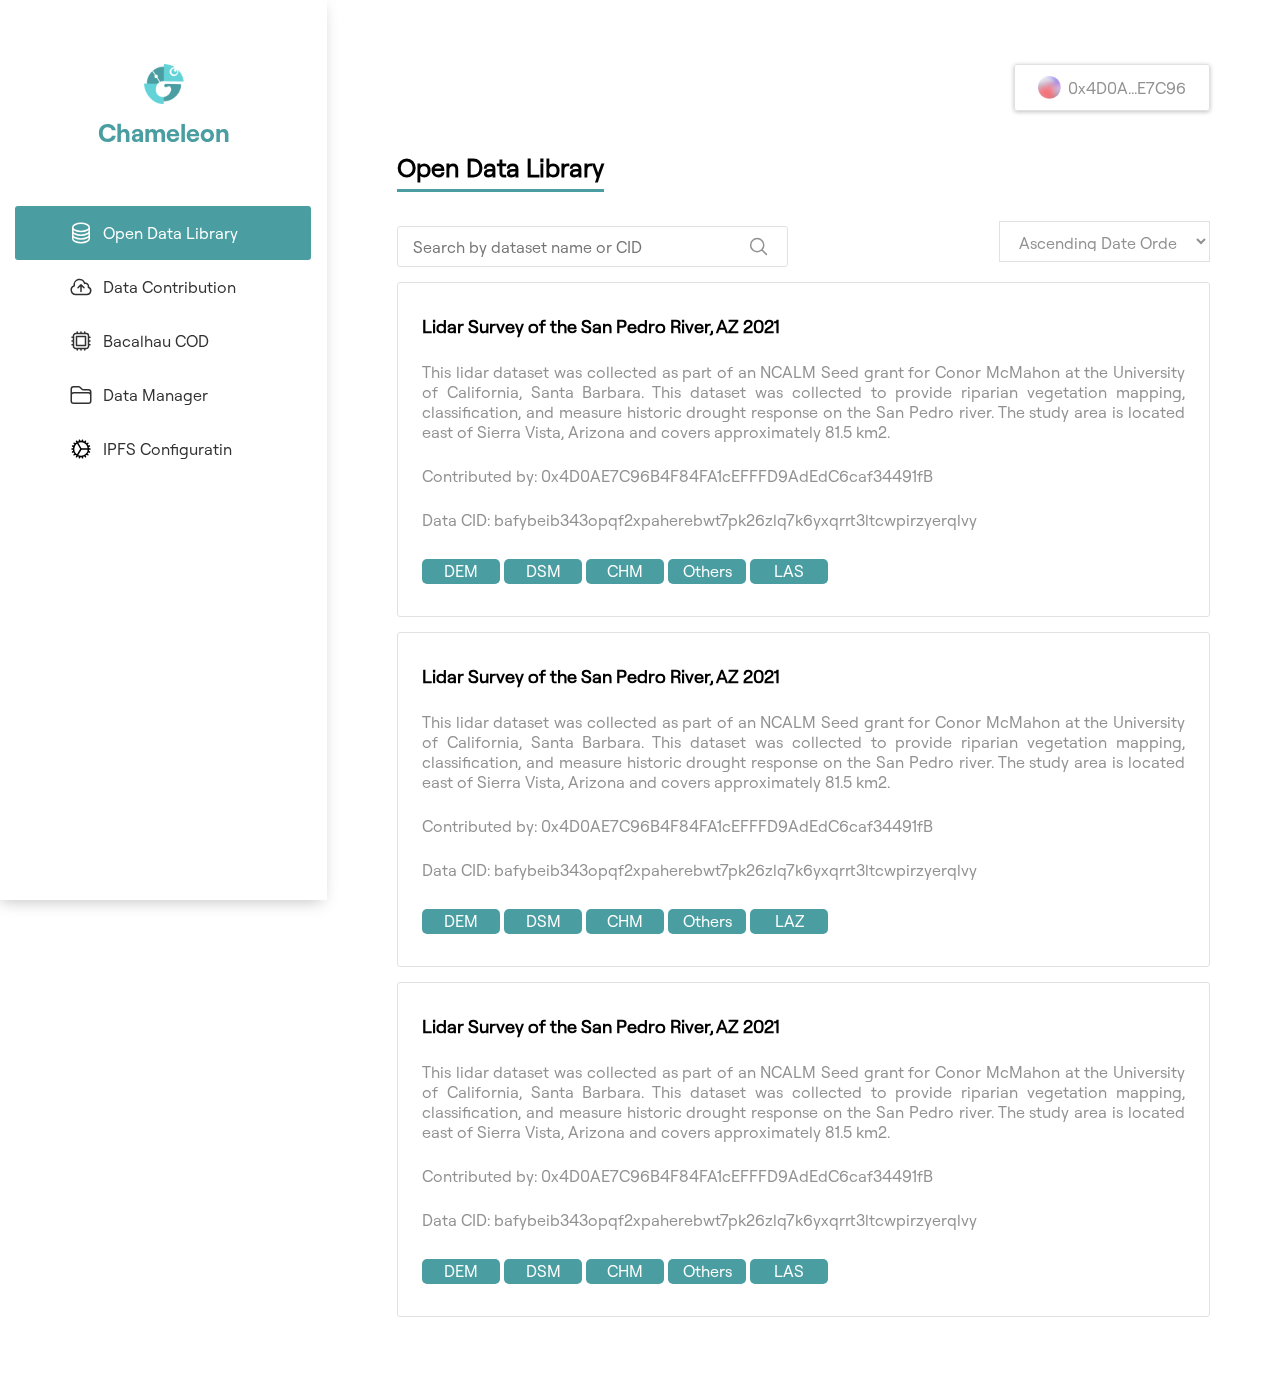
<file: index.html>
<!DOCTYPE html>
<html lang="en">
<head>
    <meta charset="UTF-8">
    <meta http-equiv="X-UA-Compatible" content="IE=edge">
    <meta name="viewport" content="width=device-width, initial-scale=1.0">
    <title>Open Data Library</title>
    <link rel="stylesheet" href="/assets/css/style.css">
</head>
<body>
    <main class="openLibrary">
        <div class="sidebar">
            <div class="logo">
                <img src="/assets/images/logo.png" alt="">
                <h1>Chameleon</h1>
            </div>
            <ul>
                <li class="active"><svg xmlns="http://www.w3.org/2000/svg" width="24" height="24" fill="none" viewBox="0 0 24 24">
                    <path stroke="#313131" stroke-linecap="round" stroke-linejoin="round" stroke-width="1.5" d="M20.25 6.375c0 2.278-3.694 4.125-8.25 4.125S3.75 8.653 3.75 6.375m16.5 0c0-2.278-3.694-4.125-8.25-4.125S3.75 4.097 3.75 6.375m16.5 0v11.25c0 2.278-3.694 4.125-8.25 4.125s-8.25-1.847-8.25-4.125V6.375m16.5 0v3.75m-16.5-3.75v3.75m16.5 0v3.75C20.25 16.153 16.556 18 12 18s-8.25-1.847-8.25-4.125v-3.75m16.5 0c0 2.278-3.694 4.125-8.25 4.125s-8.25-1.847-8.25-4.125"/>
                  </svg>
                  <a href="index.html">Open Data Library</a></li>
                <li>
                    <svg xmlns="http://www.w3.org/2000/svg" width="24" height="24" fill="none" viewBox="0 0 24 24">
                    <path stroke="#313131" stroke-linecap="round" stroke-linejoin="round" stroke-width="1.5" d="M12 16.5V9.75m0 0 3 3m-3-3-3 3M6.75 19.5a4.5 4.5 0 0 1-1.41-8.775 5.25 5.25 0 0 1 10.233-2.33 3 3 0 0 1 3.758 3.848A3.752 3.752 0 0 1 18 19.5H6.75Z"/>
                    </svg><a href="data-contribution.html">Data Contribution</a></li>
                <li><svg xmlns="http://www.w3.org/2000/svg" width="24" height="24" fill="none" viewBox="0 0 24 24">
                    <path stroke="#313131" stroke-linecap="round" stroke-linejoin="round" stroke-width="1.5" d="M8.25 3v1.5M4.5 8.25H3m18 0h-1.5M4.5 12H3m18 0h-1.5m-15 3.75H3m18 0h-1.5M8.25 19.5V21M12 3v1.5m0 15V21m3.75-18v1.5m0 15V21m-9-1.5h10.5a2.25 2.25 0 0 0 2.25-2.25V6.75a2.25 2.25 0 0 0-2.25-2.25H6.75A2.25 2.25 0 0 0 4.5 6.75v10.5a2.25 2.25 0 0 0 2.25 2.25Zm.75-12h9v9h-9v-9Z"/>
                  </svg>
                  <a href="data-individulal-page.html">Bacalhau COD</a></li>
                <li><svg xmlns="http://www.w3.org/2000/svg" width="24" height="24" fill="none" viewBox="0 0 24 24">
                    <path stroke="#313131" stroke-linecap="round" stroke-linejoin="round" stroke-width="1.5" d="M2.25 12.75V12A2.25 2.25 0 0 1 4.5 9.75h15A2.25 2.25 0 0 1 21.75 12v.75m-8.69-6.44-2.12-2.12a1.5 1.5 0 0 0-1.061-.44H4.5A2.25 2.25 0 0 0 2.25 6v12a2.25 2.25 0 0 0 2.25 2.25h15A2.25 2.25 0 0 0 21.75 18V9a2.25 2.25 0 0 0-2.25-2.25h-5.379a1.5 1.5 0 0 1-1.06-.44h-.001Z"/>
                  </svg>
                  <a href="data-manager.html">Data Manager</a></li>
                <li><svg xmlns="http://www.w3.org/2000/svg" width="24" height="24" fill="none" viewBox="0 0 24 24">
                    <path stroke="#000" stroke-linecap="round" stroke-linejoin="round" stroke-width="1.5" d="M4.5 12a7.5 7.5 0 0 0 15 0m-15 0a7.5 7.5 0 1 1 15 0m-15 0H3m16.5 0H21m-1.5 0H12m-8.457 3.077 1.41-.513m14.095-5.13 1.41-.513M5.106 17.785l1.15-.964m11.49-9.642 1.149-.964M7.501 19.795l.75-1.3m7.5-12.99.75-1.3m-6.063 16.658.26-1.477m2.605-14.772.26-1.477m0 17.726-.26-1.477M10.698 4.614l-.26-1.477M16.5 19.794l-.75-1.299M7.5 4.205 12 12m6.894 5.785-1.149-.964M6.256 7.178l-1.15-.964m15.352 8.864-1.41-.513M4.954 9.435l-1.41-.514M12.002 12l-3.75 6.495"/>
                  </svg>
                    <a href="ipfs-configuration.html">IPFS Configuratin</a></li>
            </ul>
        </div>
        <div class="container">
            <div class="hex">
                <img src="/assets/images/hex.png" alt=""> 0x4D0A...E7C96
             </div>
            <h1>Open Data Library</h1>
            <form class="filter">
                <input class="search" type="search" name="" id="" placeholder="Search by dataset name or CID">
                <select name="" id="" class="order">
                    <option value="">Ascending Date Order</option>
                </select>
            </form>
            <div class="divBox">
                <h2>Lidar Survey of the San Pedro River, AZ 2021 </h2>
                <p>This lidar dataset was collected as part of an NCALM Seed grant for Conor McMahon at the University of California, Santa Barbara. This dataset was collected to provide riparian vegetation mapping, classification, and measure historic drought response on the San Pedro river. The study area is located east of Sierra Vista, Arizona and covers approximately 81.5 km2.</p>
                <p>Contributed by: 0x4D0AE7C96B4F84FA1cEFFFD9AdEdC6caf34491fB</p>
                <p>Data CID: bafybeib343opqf2xpaherebwt7pk26zlq7k6yxqrrt3ltcwpirzyerqlvy</p>
                <div class="buttonGroup">
                    <a href="" class="button">DEM</a>
                    <a href="" class="button">DSM</a>
                    <a href="" class="button">CHM</a>
                    <a href="" class="button">Others</a>
                    <a href="" class="button">LAS</a>
                </div>
            </div>
            <div class="divBox">
                <h2>Lidar Survey of the San Pedro River, AZ 2021 </h2>
                <p>This lidar dataset was collected as part of an NCALM Seed grant for Conor McMahon at the University of California, Santa Barbara. This dataset was collected to provide riparian vegetation mapping, classification, and measure historic drought response on the San Pedro river. The study area is located east of Sierra Vista, Arizona and covers approximately 81.5 km2.</p>
                <p>Contributed by: 0x4D0AE7C96B4F84FA1cEFFFD9AdEdC6caf34491fB</p>
                <p>Data CID: bafybeib343opqf2xpaherebwt7pk26zlq7k6yxqrrt3ltcwpirzyerqlvy</p>
                <div class="button">
                    <a href="">DEM</a>
                    <a href="">DSM</a>
                    <a href="">CHM</a>
                    <a href="">Others</a>
                    <a href="">LAZ</a>
                </div>
            </div>
            <div class="divBox">
                <h2>Lidar Survey of the San Pedro River, AZ 2021 </h2>
                <p>This lidar dataset was collected as part of an NCALM Seed grant for Conor McMahon at the University of California, Santa Barbara. This dataset was collected to provide riparian vegetation mapping, classification, and measure historic drought response on the San Pedro river. The study area is located east of Sierra Vista, Arizona and covers approximately 81.5 km2.</p>
                <p>Contributed by: 0x4D0AE7C96B4F84FA1cEFFFD9AdEdC6caf34491fB</p>
                <p>Data CID: bafybeib343opqf2xpaherebwt7pk26zlq7k6yxqrrt3ltcwpirzyerqlvy</p>
                <div class="button">
                    <a href="">DEM</a>
                    <a href="">DSM</a>
                    <a href="">CHM</a>
                    <a href="">Others</a>
                    <a href="">LAS</a>
                </div>
            </div>
        </div>
    </main>
</body>
</html>
</file>
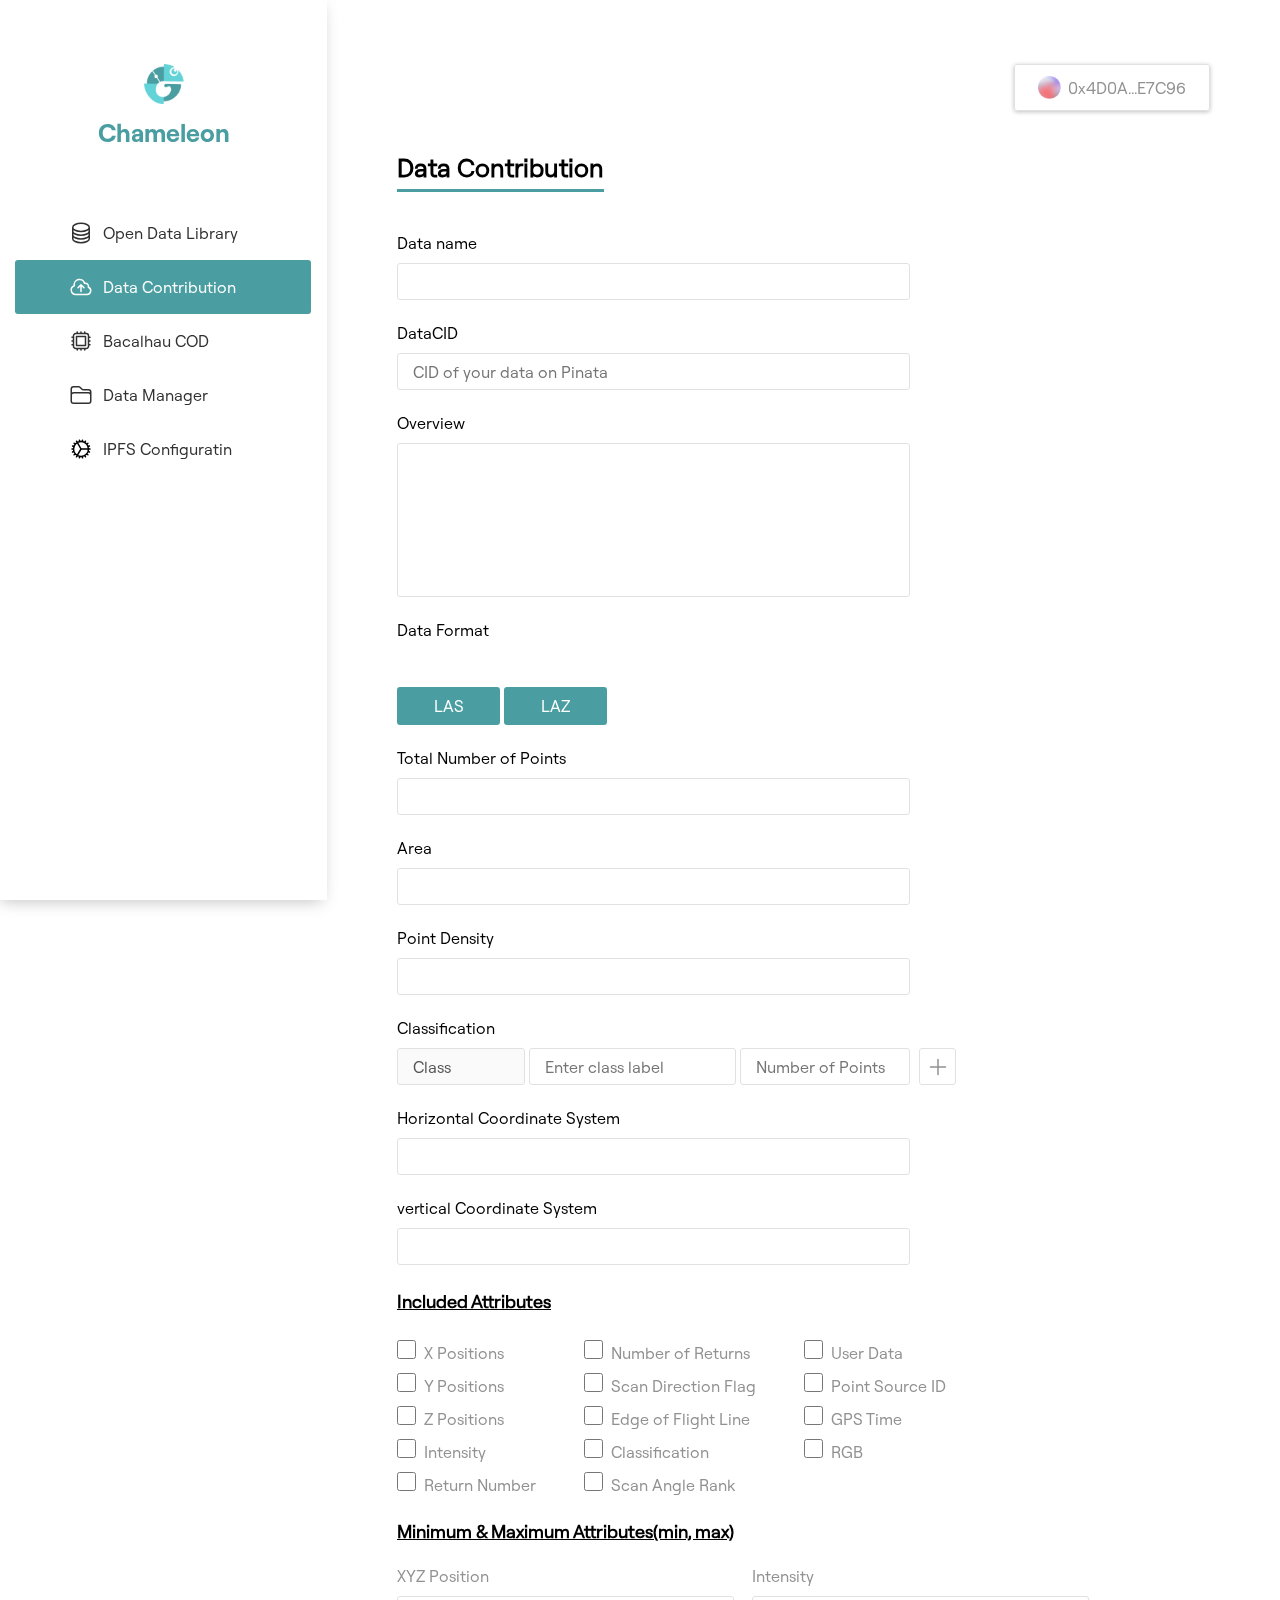
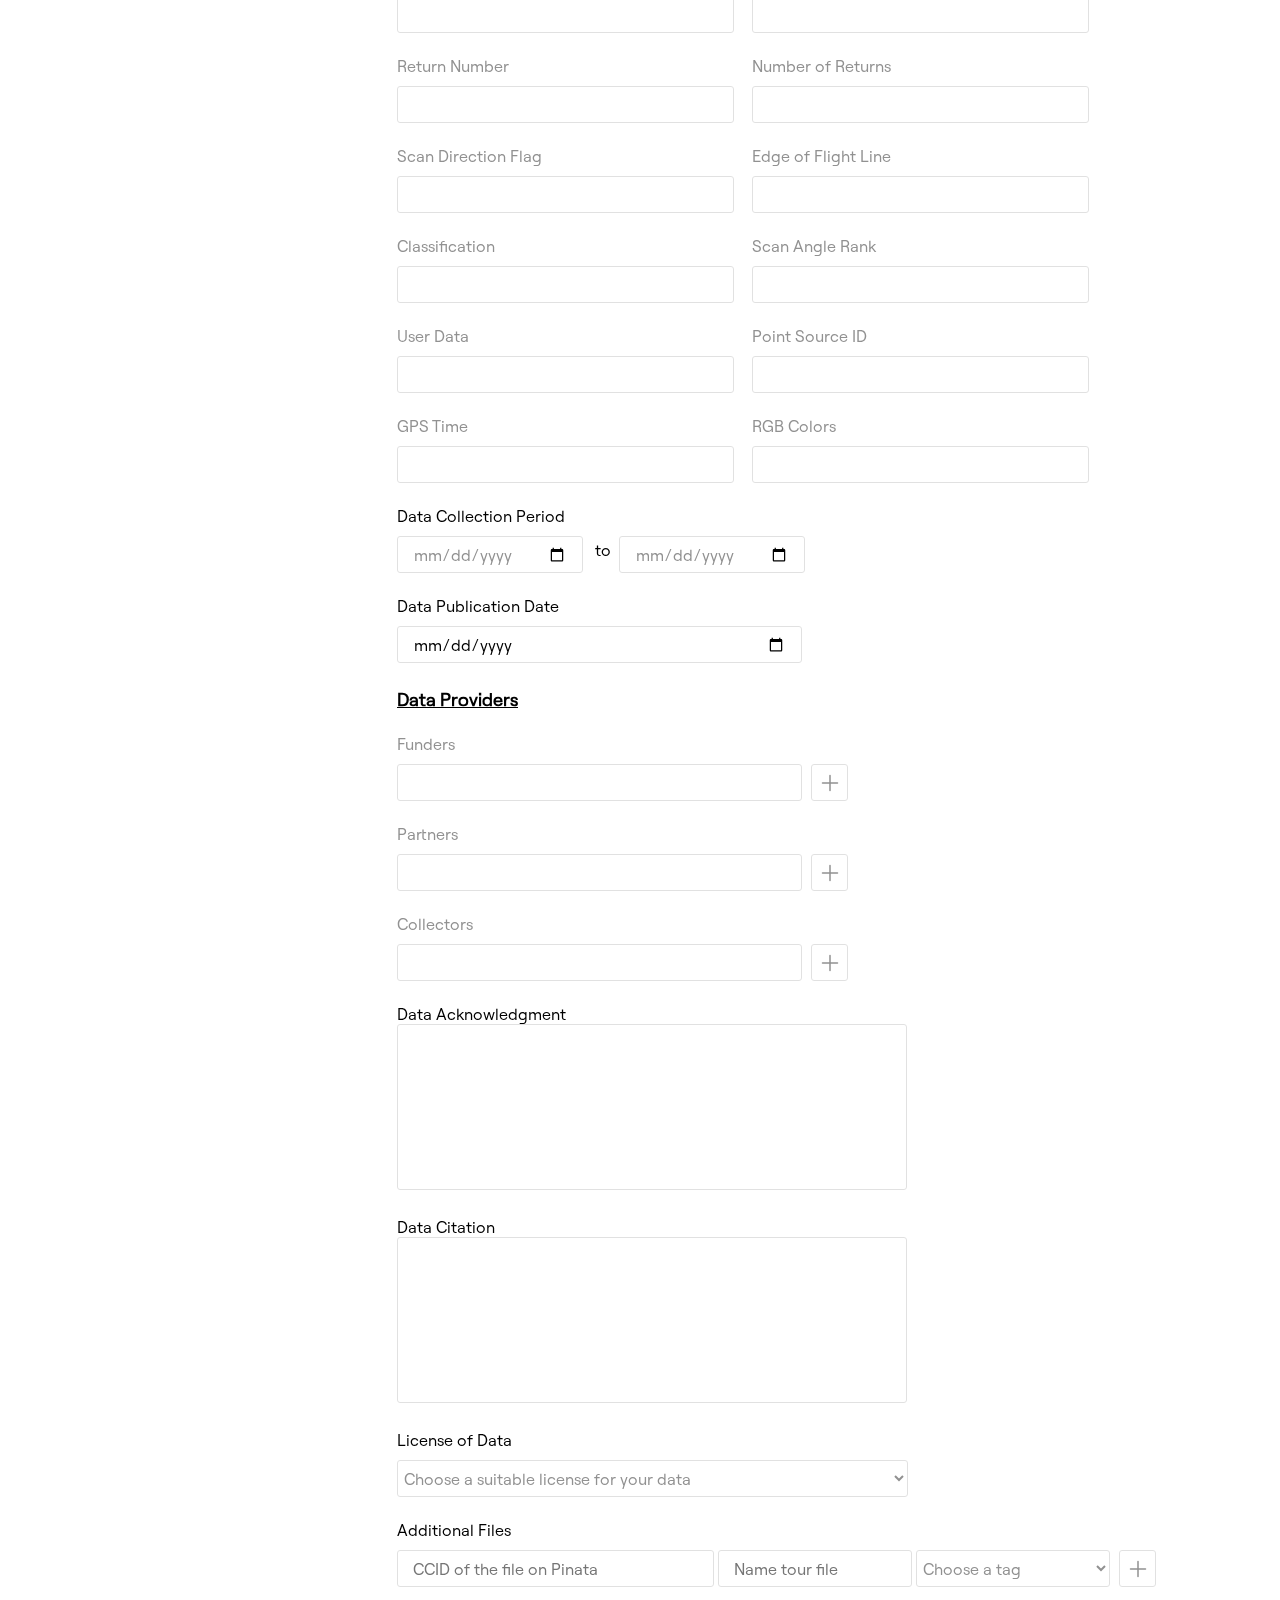
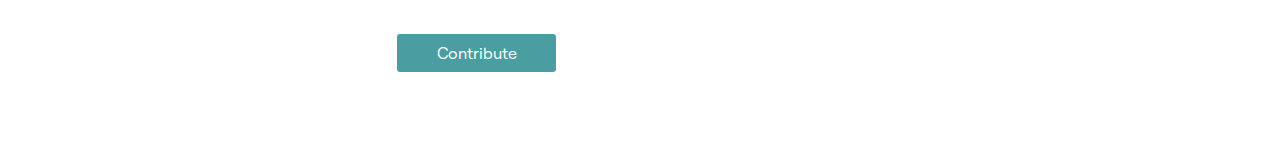
<file: data-contribution.html>
<!DOCTYPE html>
<html lang="en">
<head>
    <meta charset="UTF-8">
    <meta http-equiv="X-UA-Compatible" content="IE=edge">
    <meta name="viewport" content="width=device-width, initial-scale=1.0">
    <title>Data Contribution</title>
    <link rel="stylesheet" href="/assets/css/style.css">
</head>
<body>
    <main class="grid">
        <div class="sidebar">
            <div class="logo">
                <img src="/assets/images/logo.png" alt="">
                <h1>Chameleon</h1>
            </div>
            <ul>
                <li><svg xmlns="http://www.w3.org/2000/svg" width="24" height="24" fill="none" viewBox="0 0 24 24">
                    <path stroke="#313131" stroke-linecap="round" stroke-linejoin="round" stroke-width="1.5" d="M20.25 6.375c0 2.278-3.694 4.125-8.25 4.125S3.75 8.653 3.75 6.375m16.5 0c0-2.278-3.694-4.125-8.25-4.125S3.75 4.097 3.75 6.375m16.5 0v11.25c0 2.278-3.694 4.125-8.25 4.125s-8.25-1.847-8.25-4.125V6.375m16.5 0v3.75m-16.5-3.75v3.75m16.5 0v3.75C20.25 16.153 16.556 18 12 18s-8.25-1.847-8.25-4.125v-3.75m16.5 0c0 2.278-3.694 4.125-8.25 4.125s-8.25-1.847-8.25-4.125"/>
                  </svg>
                  <a href="index.html">Open Data Library</a></li>
                <li class="active">
                    <svg xmlns="http://www.w3.org/2000/svg" width="24" height="24" fill="none" viewBox="0 0 24 24">
                    <path stroke="#313131" stroke-linecap="round" stroke-linejoin="round" stroke-width="1.5" d="M12 16.5V9.75m0 0 3 3m-3-3-3 3M6.75 19.5a4.5 4.5 0 0 1-1.41-8.775 5.25 5.25 0 0 1 10.233-2.33 3 3 0 0 1 3.758 3.848A3.752 3.752 0 0 1 18 19.5H6.75Z"/>
                    </svg><a href="data-contribution.html">Data Contribution</a></li>
                <li><svg xmlns="http://www.w3.org/2000/svg" width="24" height="24" fill="none" viewBox="0 0 24 24">
                    <path stroke="#313131" stroke-linecap="round" stroke-linejoin="round" stroke-width="1.5" d="M8.25 3v1.5M4.5 8.25H3m18 0h-1.5M4.5 12H3m18 0h-1.5m-15 3.75H3m18 0h-1.5M8.25 19.5V21M12 3v1.5m0 15V21m3.75-18v1.5m0 15V21m-9-1.5h10.5a2.25 2.25 0 0 0 2.25-2.25V6.75a2.25 2.25 0 0 0-2.25-2.25H6.75A2.25 2.25 0 0 0 4.5 6.75v10.5a2.25 2.25 0 0 0 2.25 2.25Zm.75-12h9v9h-9v-9Z"/>
                  </svg>
                  <a href="data-individulal-page.html">Bacalhau COD</a></li>
                <li><svg xmlns="http://www.w3.org/2000/svg" width="24" height="24" fill="none" viewBox="0 0 24 24">
                    <path stroke="#313131" stroke-linecap="round" stroke-linejoin="round" stroke-width="1.5" d="M2.25 12.75V12A2.25 2.25 0 0 1 4.5 9.75h15A2.25 2.25 0 0 1 21.75 12v.75m-8.69-6.44-2.12-2.12a1.5 1.5 0 0 0-1.061-.44H4.5A2.25 2.25 0 0 0 2.25 6v12a2.25 2.25 0 0 0 2.25 2.25h15A2.25 2.25 0 0 0 21.75 18V9a2.25 2.25 0 0 0-2.25-2.25h-5.379a1.5 1.5 0 0 1-1.06-.44h-.001Z"/>
                  </svg>
                  <a href="data-manager.html">Data Manager</a></li>
                <li><svg xmlns="http://www.w3.org/2000/svg" width="24" height="24" fill="none" viewBox="0 0 24 24">
                    <path stroke="#000" stroke-linecap="round" stroke-linejoin="round" stroke-width="1.5" d="M4.5 12a7.5 7.5 0 0 0 15 0m-15 0a7.5 7.5 0 1 1 15 0m-15 0H3m16.5 0H21m-1.5 0H12m-8.457 3.077 1.41-.513m14.095-5.13 1.41-.513M5.106 17.785l1.15-.964m11.49-9.642 1.149-.964M7.501 19.795l.75-1.3m7.5-12.99.75-1.3m-6.063 16.658.26-1.477m2.605-14.772.26-1.477m0 17.726-.26-1.477M10.698 4.614l-.26-1.477M16.5 19.794l-.75-1.299M7.5 4.205 12 12m6.894 5.785-1.149-.964M6.256 7.178l-1.15-.964m15.352 8.864-1.41-.513M4.954 9.435l-1.41-.514M12.002 12l-3.75 6.495"/>
                  </svg>
                    <a href="ipfs-configuration.html">IPFS Configuratin</a></li>
            </ul>
        </div>
        <div class="container">
            <div class="hex">
                <img src="/assets/images/hex.png" alt=""> 0x4D0A...E7C96
             </div>
            <h1>Data Contribution</h1>
            <form action="">
                <label for="dataName">Data name</label>
                <input type="text" name="" id="dataName">
                
                <label for="dataCid">DataCID</label>
                <input type="text" name="dataCid" id="dataCid" placeholder="CID of your data on Pinata">
                
                <label for="overview">Overview</label>
                <input type="text" name="overview" id="overview" class="large">

                <label for="dataFormat">Data Format</label>
                <button class="submit">LAS</button> <button class="submit">LAZ</button>
                <br>

                <label for="totalNumber">Total Number of Points</label>
                <input type="text" name="totalNumber" id="totalNumber">

                <label for="area">Area</label>
                <input type="text" name="area" id="area">

                <label for="pointDensity">Point Density</label>
                <input type="text" name="pointDensity" id="pointDensity">
                
                <label for="classification">Classification</label>
                <div class="inline">
                    <input type="text" name="classification" id="classification" value="Class" disabled class="short"> 
                    <input type="text" name="label" id="" placeholder="Enter class label" class="long"> 
                    <input  type="text" name="number" placeholder="Number of Points" class="medium"> 
                    <a href="" class="box"><img src="/assets/images/add.svg" alt="">
                      </a>
                </div>
               
               
                
                <label for="xCoordinate">Horizontal Coordinate System</label>
                <input type="text" name="xCoordinate" id="xCoordinate">

                <label for="yCoordinate">vertical Coordinate System</label>
                <input type="text" name="yCoordinate" id="yCoordinate">

                <h2>Included Attributes</h2>
                <div class="checkboxCont">
                    <ul class="checkbox">
                        <li>
                            <input type="checkbox" name="" id="">
                            <label for="">X Positions</label>
                        </li>
                        <li>
                            <input type="checkbox" name="" id="">
                            <label for="">Y Positions</label>
                        </li>
                        <li>
                            <input type="checkbox" name="" id="">
                            <label for="">Z Positions</label>
                        </li>
                        <li>
                            <input type="checkbox" name="" id="">
                            <label for="">Intensity</label>
                        </li>
                        <li>
                            <input type="checkbox" name="" id="">
                            <label for="">Return Number</label>
                        </li>
                        
                    </ul>
                    <ul class="checkbox">
                        <li>
                            <input type="checkbox" name="" id="">
                            <label for="">Number of Returns</label>
                        </li>
                        <li>
                            <input type="checkbox" name="" id="">
                            <label for="">Scan Direction Flag</label>
                        </li>
                        <li>
                            <input type="checkbox" name="" id="">
                            <label for="">Edge of Flight Line</label>
                        </li>
                        <li>
                            <input type="checkbox" name="" id="">
                            <label for="">Classification</label>
                        </li>
                        <li>
                            <input type="checkbox" name="" id="">
                            <label for="">Scan Angle Rank</label>
                        </li>
                        
                    </ul>
                    <ul class="checkbox">
                        <li>
                            <input type="checkbox" name="" id="">
                            <label for="">User Data</label>
                        </li>
                        <li>
                            <input type="checkbox" name="" id="">
                            <label for="">Point Source ID</label>
                        </li>
                        <li>
                            <input type="checkbox" name="" id="">
                            <label for="">GPS Time</label>
                        </li>
                        <li>
                            <input type="checkbox" name="" id="">
                            <label for="">RGB</label>
                        </li>    
                    </ul>
                </div>
               <h2>Minimum & Maximum Attributes(min, max)</h2>
               <div class="formGrid">
                <div class="left">
                    <label for="">XYZ Position</label>
                    <input type="text" name="" id="" class="half">
                    <label for="">Return Number</label>
                    <input type="text" name="" id="" class="half">
                    <label for="">Scan Direction Flag</label>
                    <input type="text" name="" id="" class="half">
                    <label for="">Classification</label>
                    <input type="text" name="" id="" class="half">
                    <label for="">User Data</label>
                    <input type="text" name="" id="" class="half">
                    <label for="">GPS Time</label>
                    <input type="text" name="" id="" class="half">
                </div>
                <div class="right">
                    <label for="">Intensity</label>
                    <input type="text" name="" id="" class="half">
                    <label for="">Number of Returns</label>
                    <input type="text" name="" id="" class="half">
                    <label for="">Edge of Flight Line</label>
                    <input type="text" name="" id="" class="half">
                    <label for="">Scan Angle Rank</label>
                    <input type="text" name="" id="" class="half">
                    <label for="">Point Source ID</label>
                    <input type="text" name="" id="" class="half">
                    <label for="">RGB Colors</label>
                    <input type="text" name="" id="" class="half">
                </div>
               </div>

               <label for="dataPeriod">Data Collection Period</label>
               <div class="inline">
                <input type="date" name="" id="" class="date" > <span>to</span>  <input type="date" name="" id="" class="date">
               </div>
               

               <label for="publicationDate">Data Publication Date</label>
               <input type="date" name="" id="" class="pub">

               <h2>Data Providers</h2>
               <div class="provider">
                <div class="inline"></div>
                <label for="funders">Funders</label>
                <div class="inline">
                    <input type="text" name="" id="funders" class="pub">  <a href="" class="box"><img src="/assets/images/add.svg" alt="">
                    </a>
                </div>
                <label for="partner">Partners</label>
                <div class="inline">
                    <input type="text" name="" id="funders" class="pub">  <a href="" class="box"><img src="/assets/images/add.svg" alt="">
                    </a>
                </div>

                <label for="collector">Collectors</label>
                <div class="inline">
                    <input type="text" name="" id="funders" class="pub">  <a href="" class="box"><img src="/assets/images/add.svg" alt="">
                    </a>
                </div>
               </div>

               <label for="ack">Data Acknowledgment</label>
               <textarea name="" id="ack" ></textarea>

               <label for="citation">Data Citation</label>
               <textarea name="" id="citation" ></textarea>

               <label for="license">License of Data</label>
                <select name="license" id="licecnse" class="dropdown">
                    <option value="">Choose a suitable license for your data</option>
                   
                </select>
               
                <label for="add">Additional Files</label>
                <div class="inline">
                    <input class="cid" type="text" name="" id="" placeholder="CCID of the file on Pinata" > 
                    <input class="filename" type="text" name="label" id="" placeholder="Name tour file" > 
                    <select name="license" id="licecnse" class="dropdown filename">
                        <option value="">Choose a tag</option> 
                    </select> 
                    <a href="" class="box"><img src="/assets/images/add.svg" alt="">
                    </a>
                </div>
                <button type="submit" class="submit longButt">Contribute</button>
            </form>
        </div>
    </main>
</body>
</html>
</file>
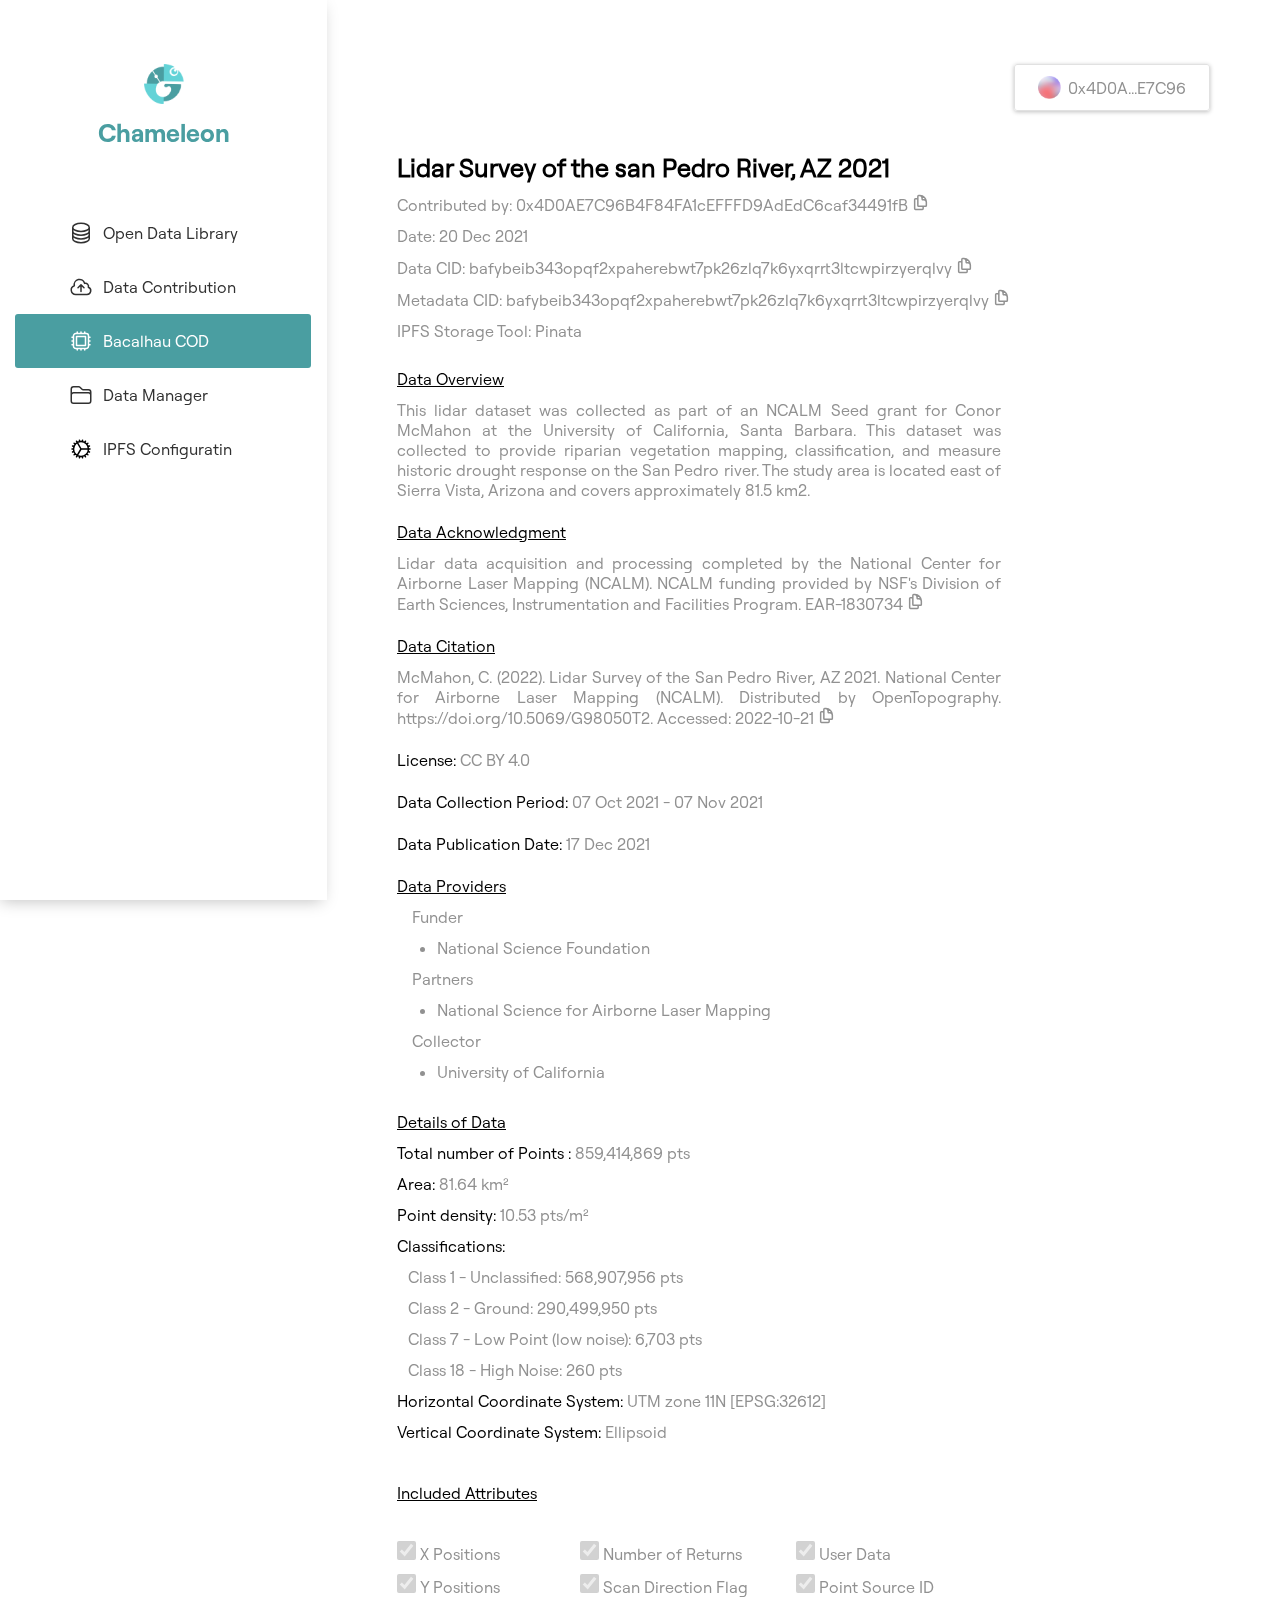
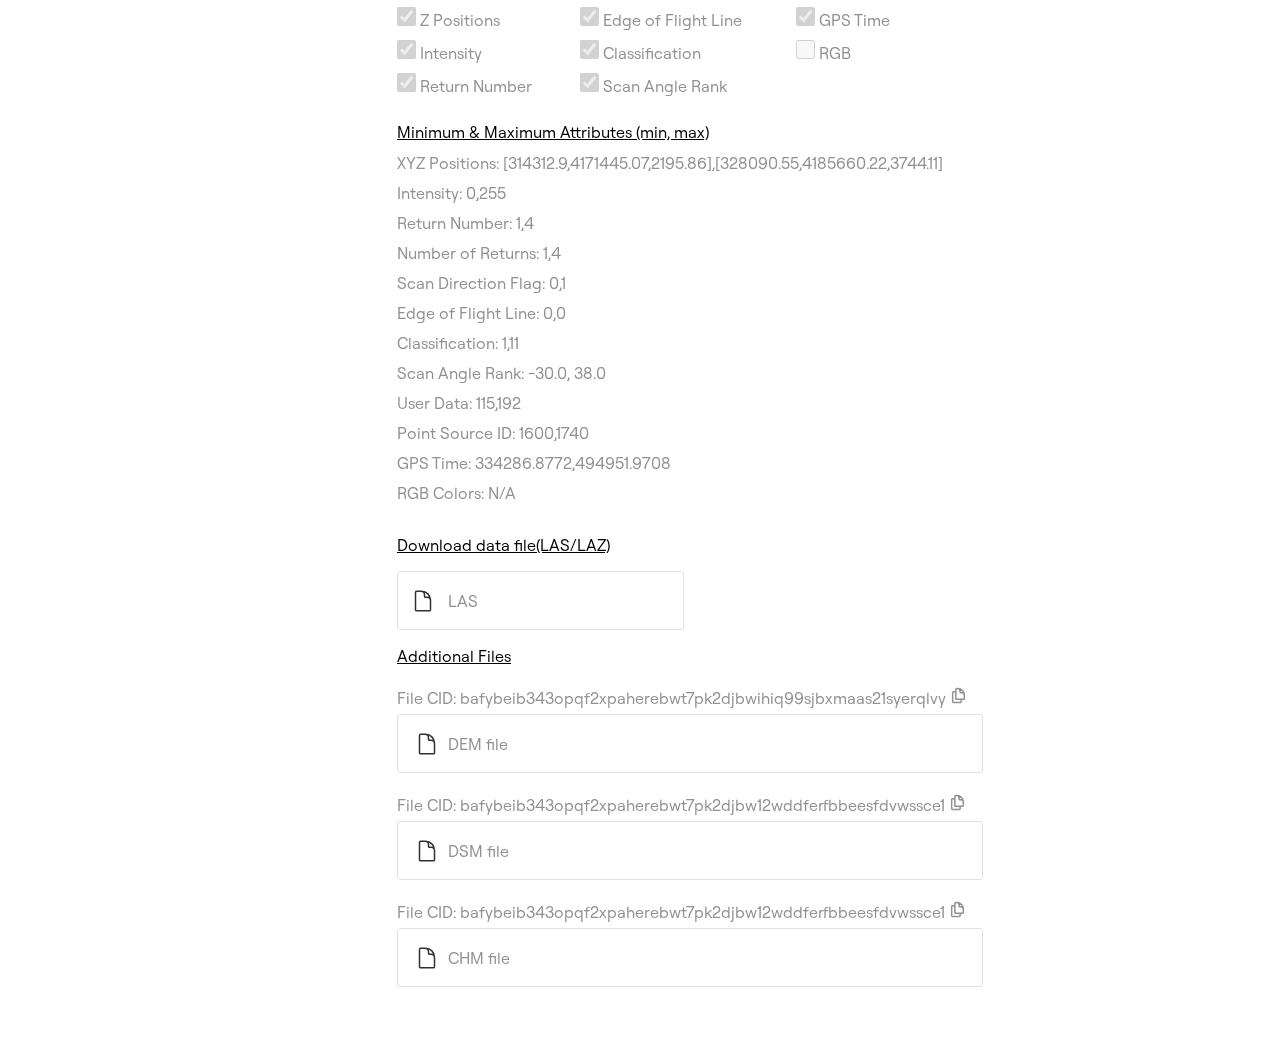
<file: data-individulal-page.html>
<!DOCTYPE html>
<html lang="en">
<head>
    <meta charset="UTF-8">
    <meta http-equiv="X-UA-Compatible" content="IE=edge">
    <meta name="viewport" content="width=device-width, initial-scale=1.0">
    <title>Data individual page</title>
    <link rel="stylesheet" href="/assets/css/style.css">
</head>
<body>
    <main class="individual">
        <div class="sidebar">
            <div class="logo">
                <img src="/assets/images/logo.png" alt="">
                <h1>Chameleon</h1>
            </div>
            <ul>
                <li><svg xmlns="http://www.w3.org/2000/svg" width="24" height="24" fill="none" viewBox="0 0 24 24">
                    <path stroke="#313131" stroke-linecap="round" stroke-linejoin="round" stroke-width="1.5" d="M20.25 6.375c0 2.278-3.694 4.125-8.25 4.125S3.75 8.653 3.75 6.375m16.5 0c0-2.278-3.694-4.125-8.25-4.125S3.75 4.097 3.75 6.375m16.5 0v11.25c0 2.278-3.694 4.125-8.25 4.125s-8.25-1.847-8.25-4.125V6.375m16.5 0v3.75m-16.5-3.75v3.75m16.5 0v3.75C20.25 16.153 16.556 18 12 18s-8.25-1.847-8.25-4.125v-3.75m16.5 0c0 2.278-3.694 4.125-8.25 4.125s-8.25-1.847-8.25-4.125"/>
                  </svg>
                  <a href="index.html">Open Data Library</a></li>
                <li>
                    <svg xmlns="http://www.w3.org/2000/svg" width="24" height="24" fill="none" viewBox="0 0 24 24">
                    <path stroke="#313131" stroke-linecap="round" stroke-linejoin="round" stroke-width="1.5" d="M12 16.5V9.75m0 0 3 3m-3-3-3 3M6.75 19.5a4.5 4.5 0 0 1-1.41-8.775 5.25 5.25 0 0 1 10.233-2.33 3 3 0 0 1 3.758 3.848A3.752 3.752 0 0 1 18 19.5H6.75Z"/>
                    </svg><a href="data-contribution.html">Data Contribution</a></li>
                <li class="active"><svg xmlns="http://www.w3.org/2000/svg" width="24" height="24" fill="none" viewBox="0 0 24 24">
                    <path stroke="#313131" stroke-linecap="round" stroke-linejoin="round" stroke-width="1.5" d="M8.25 3v1.5M4.5 8.25H3m18 0h-1.5M4.5 12H3m18 0h-1.5m-15 3.75H3m18 0h-1.5M8.25 19.5V21M12 3v1.5m0 15V21m3.75-18v1.5m0 15V21m-9-1.5h10.5a2.25 2.25 0 0 0 2.25-2.25V6.75a2.25 2.25 0 0 0-2.25-2.25H6.75A2.25 2.25 0 0 0 4.5 6.75v10.5a2.25 2.25 0 0 0 2.25 2.25Zm.75-12h9v9h-9v-9Z"/>
                  </svg>
                  <a href="data-individulal-page.html">Bacalhau COD</a></li>
                <li><svg xmlns="http://www.w3.org/2000/svg" width="24" height="24" fill="none" viewBox="0 0 24 24">
                    <path stroke="#313131" stroke-linecap="round" stroke-linejoin="round" stroke-width="1.5" d="M2.25 12.75V12A2.25 2.25 0 0 1 4.5 9.75h15A2.25 2.25 0 0 1 21.75 12v.75m-8.69-6.44-2.12-2.12a1.5 1.5 0 0 0-1.061-.44H4.5A2.25 2.25 0 0 0 2.25 6v12a2.25 2.25 0 0 0 2.25 2.25h15A2.25 2.25 0 0 0 21.75 18V9a2.25 2.25 0 0 0-2.25-2.25h-5.379a1.5 1.5 0 0 1-1.06-.44h-.001Z"/>
                  </svg>
                  <a href="data-manager.html">Data Manager</a></li>
                <li><svg xmlns="http://www.w3.org/2000/svg" width="24" height="24" fill="none" viewBox="0 0 24 24">
                    <path stroke="#000" stroke-linecap="round" stroke-linejoin="round" stroke-width="1.5" d="M4.5 12a7.5 7.5 0 0 0 15 0m-15 0a7.5 7.5 0 1 1 15 0m-15 0H3m16.5 0H21m-1.5 0H12m-8.457 3.077 1.41-.513m14.095-5.13 1.41-.513M5.106 17.785l1.15-.964m11.49-9.642 1.149-.964M7.501 19.795l.75-1.3m7.5-12.99.75-1.3m-6.063 16.658.26-1.477m2.605-14.772.26-1.477m0 17.726-.26-1.477M10.698 4.614l-.26-1.477M16.5 19.794l-.75-1.299M7.5 4.205 12 12m6.894 5.785-1.149-.964M6.256 7.178l-1.15-.964m15.352 8.864-1.41-.513M4.954 9.435l-1.41-.514M12.002 12l-3.75 6.495"/>
                  </svg>
                    <a href="ipfs-configuration.html">IPFS Configuratin</a></li>
            </ul>
        </div>
        <div class="container">
            <div class="hex">
                <img src="/assets/images/hex.png" alt=""> 0x4D0A...E7C96
             </div>
            <div class="top">
                <h1>Lidar Survey of the san Pedro River, AZ 2021</h1>
                <p class="copy">Contributed by: 0x4D0AE7C96B4F84FA1cEFFFD9AdEdC6caf34491fB <img src="/assets/images/copy.svg" alt=""></p>
                <p>Date: 20 Dec 2021</p>
                <p class="copy">Data CID: bafybeib343opqf2xpaherebwt7pk26zlq7k6yxqrrt3ltcwpirzyerqlvy <img src="/assets/images/copy.svg" alt=""></p>
                <p class="copy">Metadata CID: bafybeib343opqf2xpaherebwt7pk26zlq7k6yxqrrt3ltcwpirzyerqlvy <img src="/assets/images/copy.svg" alt=""></p>
                <p>IPFS Storage Tool: Pinata</p>
            </div>
           <div class="data">
            <h2>Data Overview</h2>
            <p>This lidar dataset was collected as part of an NCALM Seed grant for Conor McMahon at the University of California, Santa Barbara. This dataset was collected to provide riparian vegetation mapping, classification, and measure historic drought response on the San Pedro river. The study area is located east of Sierra Vista, Arizona and covers approximately 81.5 km2.</p>

            <h2>Data Acknowledgment</h2>
            <p>Lidar data acquisition and processing completed by the National Center for Airborne Laser Mapping (NCALM). NCALM funding provided by NSF's Division of Earth Sciences, Instrumentation and Facilities Program. EAR-1830734 <img src="/assets/images/copy.svg" alt=""></p>

            <h2>Data Citation</h2>
            <p>McMahon, C. (2022). Lidar Survey of the San Pedro River, AZ 2021. National Center for Airborne Laser Mapping (NCALM). Distributed by OpenTopography. https://doi.org/10.5069/G98050T2. Accessed: 2022-10-21
                <img src="/assets/images/copy.svg" alt=""></p>

            <p><span>License:</span> CC BY 4.0</p>
            <p><span>Data Collection Period:</span> 07 Oct 2021 - 07 Nov 2021</p>
            <p><span>Data Publication Date:</span> 17 Dec 2021</p>
            <h2>Data Providers</h2>
            <div class="list">
               
                Funder
                <ul><li>National Science Foundation</li></ul>
                Partners
                <ul><li>National Science for Airborne Laser Mapping</li></ul>
                Collector
                <ul><li>University of California</li></ul>
            </div>
            
           </div>

            <div class="details">
                <h2>Details of Data</h2>
                <p>Total number of Points : <span>859,414,869 pts</span></p>
                <p>Area: <span>81.64 km²</span> </p>
                <p>Point density: <span> 10.53 pts/m²</span></p>
                <p>Classifications: <ul>
                    <li>Class 1 - Unclassified: 568,907,956 pts</li>
                    <li>Class 2 - Ground: 290,499,950 pts</li>
                    <li>Class 7 - Low Point (low noise): 6,703 pts</li>
                    <li>Class 18 - High Noise: 260 pts</li>
                </ul></p>
                <p>Horizontal Coordinate System: <span> UTM zone 11N [EPSG:32612]</span></p>
                <p>Vertical Coordinate System: <span> Ellipsoid</span></p>
            </div>
            <div class="attribute">
                <h2>Included Attributes</h2>
                <div class="checkboxCont">
                    <ul class="checkbox">
                        <li>
                            <input disabled checked type="checkbox" name="" id="">
                            <label for="">X Positions</label>
                        </li>
                        <li>
                            <input disabled checked type="checkbox" name="" id="">
                            <label for="">Y Positions</label>
                        </li>
                        <li>
                            <input disabled checked type="checkbox" name="" id="">
                            <label for="">Z Positions</label>
                        </li>
                        <li>
                            <input disabled checked type="checkbox" name="" id="">
                            <label for="">Intensity</label>
                        </li>
                        <li>
                            <input disabled checked type="checkbox" name="" id="">
                            <label for="">Return Number</label>
                        </li>
                        
                    </ul>
                    <ul class="checkbox">
                        <li>
                            <input disabled checked type="checkbox" name="" id="">
                            <label for="">Number of Returns</label>
                        </li>
                        <li>
                            <input disabled checked type="checkbox" name="" id="">
                            <label for="">Scan Direction Flag</label>
                        </li>
                        <li>
                            <input disabled checked type="checkbox" name="" id="">
                            <label for="">Edge of Flight Line</label>
                        </li>
                        <li>
                            <input disabled checked type="checkbox" name="" id="">
                            <label for="">Classification</label>
                        </li>
                        <li>
                            <input disabled checked type="checkbox" name="" id="">
                            <label for="">Scan Angle Rank</label>
                        </li>
                        
                    </ul>
                    <ul class="checkbox">
                        <li>
                            <input disabled checked type="checkbox" name="" id="">
                            <label for="">User Data</label>
                        </li>
                        <li>
                            <input disabled checked type="checkbox" name="" id="">
                            <label for="">Point Source ID</label>
                        </li>
                        <li>
                            <input disabled checked type="checkbox" name="" id="">
                            <label for="">GPS Time</label>
                        </li>
                        <li>
                            <input disabled  type="checkbox" name="" id="">
                            <label for="">RGB</label>
                        </li>    
                    </ul>
                </div>
            </div>
            <h2>Minimum & Maximum Attributes (min, max)</h2>
            <div class="minMaxAttr">
                <p>XYZ Positions: [314312.9,4171445.07,2195.86],[328090.55,4185660.22,3744.11]</p>
                <p>Intensity: 0,255</p>
                <p>Return Number: 1,4</p>
                <p>Number of Returns: 1,4</p>
                <p>Scan Direction Flag: 0,1</p>
                <p>Edge of Flight Line: 0,0</p>
                <p>Classification: 1,11</p>
                <p>Scan Angle Rank: -30.0, 38.0</p>
                <p>User Data: 115,192</p>
                <p>Point Source ID: 1600,1740</p>
                <p>GPS Time: 334286.8772,494951.9708</p>
                <p>RGB Colors: N/A</p>
            </div>
            <h2>Download data file(LAS/LAZ)</h2>
            <div class="down">
                <div class="fileBox short">LAS</div>
                
            </div>
            <h2>Additional Files</h2>
            <div class="additional">
                <p class="copy">File CID: bafybeib343opqf2xpaherebwt7pk2djbwihiq99sjbxmaas21syerqlvy <img src="/assets/images/copy.svg" alt=""></p>
                <div class="fileBox long">DEM file</div>
                <p class="copy">File CID: bafybeib343opqf2xpaherebwt7pk2djbw12wddferfbbeesfdvwssce1 <img src="/assets/images/copy.svg" alt=""></p>
                <div class="fileBox long" >DSM file</div>
                <p class="copy">File CID: bafybeib343opqf2xpaherebwt7pk2djbw12wddferfbbeesfdvwssce1 <img src="/assets/images/copy.svg" alt=""></p>
                <div class="fileBox long">CHM file</div>
            </div>
        </div>
    </main>
   
</body>
</html>
</file>
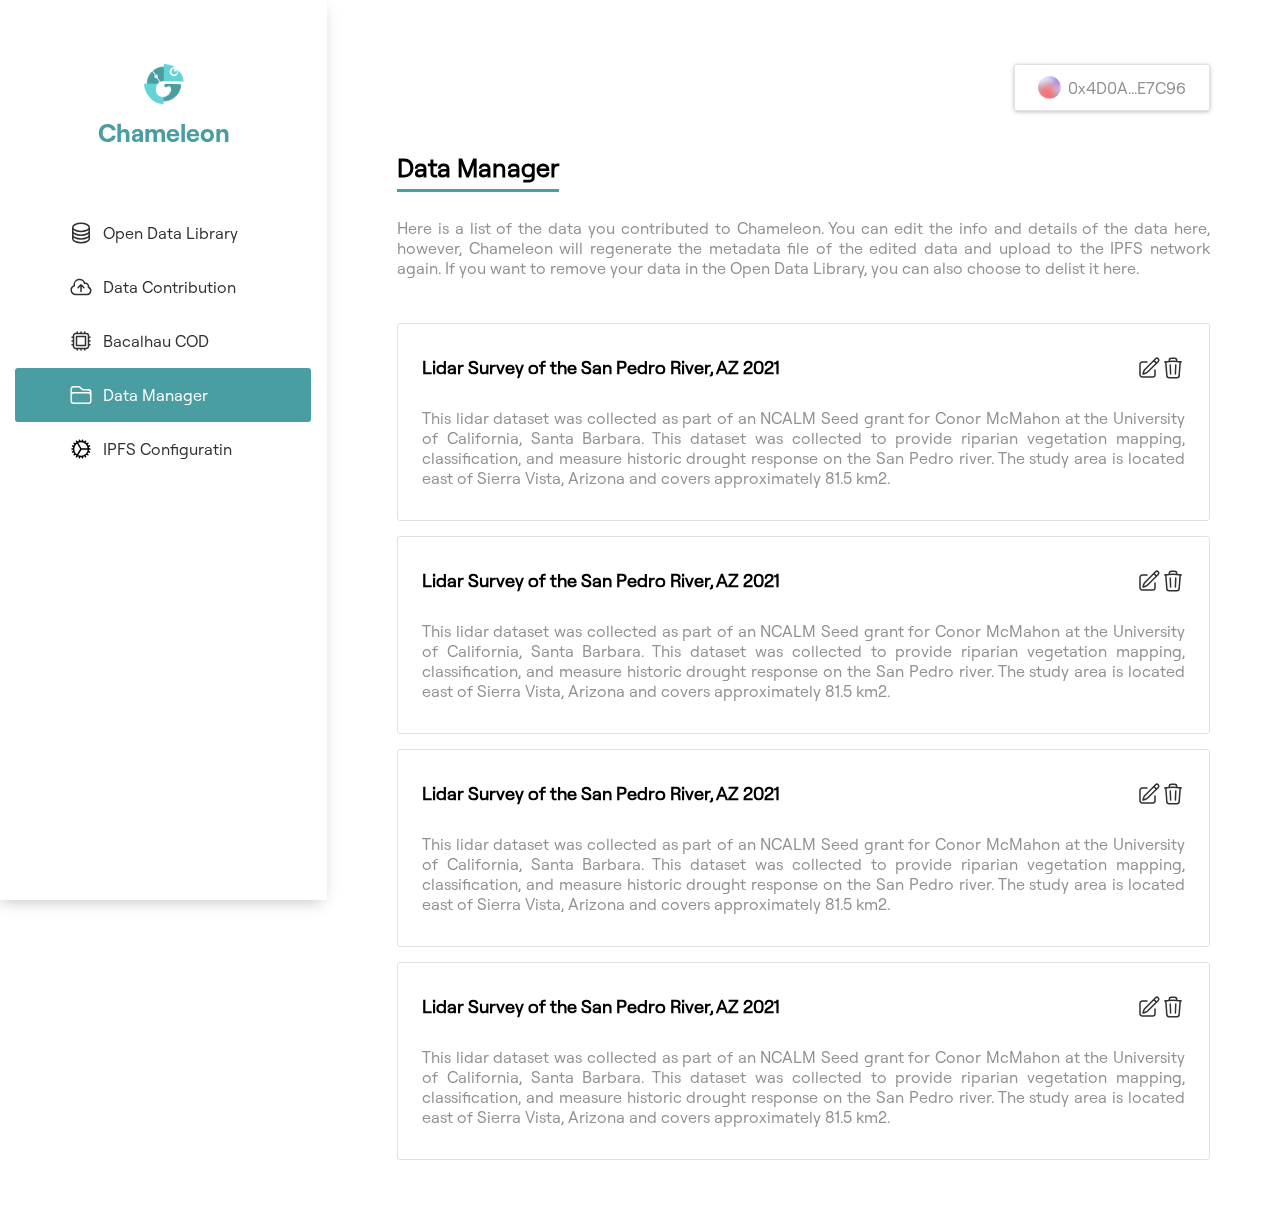
<file: data-manager.html>
<!DOCTYPE html>
<html lang="en">
<head>
    <meta charset="UTF-8">
    <meta http-equiv="X-UA-Compatible" content="IE=edge">
    <meta name="viewport" content="width=device-width, initial-scale=1.0">
    <title>Data Manager</title>
    <link rel="stylesheet" href="/assets/css/style.css">
</head>
<body>
    <main>
        <div class="sidebar">
            <div class="logo">
                <img src="/assets/images/logo.png" alt="">
                <h1>Chameleon</h1>
            </div>
            <ul>
                <li><svg xmlns="http://www.w3.org/2000/svg" width="24" height="24" fill="none" viewBox="0 0 24 24">
                    <path stroke="#313131" stroke-linecap="round" stroke-linejoin="round" stroke-width="1.5" d="M20.25 6.375c0 2.278-3.694 4.125-8.25 4.125S3.75 8.653 3.75 6.375m16.5 0c0-2.278-3.694-4.125-8.25-4.125S3.75 4.097 3.75 6.375m16.5 0v11.25c0 2.278-3.694 4.125-8.25 4.125s-8.25-1.847-8.25-4.125V6.375m16.5 0v3.75m-16.5-3.75v3.75m16.5 0v3.75C20.25 16.153 16.556 18 12 18s-8.25-1.847-8.25-4.125v-3.75m16.5 0c0 2.278-3.694 4.125-8.25 4.125s-8.25-1.847-8.25-4.125"/>
                  </svg>
                  <a href="index.html">Open Data Library</a></li>
                <li>
                    <svg xmlns="http://www.w3.org/2000/svg" width="24" height="24" fill="none" viewBox="0 0 24 24">
                    <path stroke="#313131" stroke-linecap="round" stroke-linejoin="round" stroke-width="1.5" d="M12 16.5V9.75m0 0 3 3m-3-3-3 3M6.75 19.5a4.5 4.5 0 0 1-1.41-8.775 5.25 5.25 0 0 1 10.233-2.33 3 3 0 0 1 3.758 3.848A3.752 3.752 0 0 1 18 19.5H6.75Z"/>
                    </svg><a href="data-contribution.html">Data Contribution</a></li>
                <li><svg xmlns="http://www.w3.org/2000/svg" width="24" height="24" fill="none" viewBox="0 0 24 24">
                    <path stroke="#313131" stroke-linecap="round" stroke-linejoin="round" stroke-width="1.5" d="M8.25 3v1.5M4.5 8.25H3m18 0h-1.5M4.5 12H3m18 0h-1.5m-15 3.75H3m18 0h-1.5M8.25 19.5V21M12 3v1.5m0 15V21m3.75-18v1.5m0 15V21m-9-1.5h10.5a2.25 2.25 0 0 0 2.25-2.25V6.75a2.25 2.25 0 0 0-2.25-2.25H6.75A2.25 2.25 0 0 0 4.5 6.75v10.5a2.25 2.25 0 0 0 2.25 2.25Zm.75-12h9v9h-9v-9Z"/>
                  </svg>
                  <a href="data-individulal-page.html">Bacalhau COD</a></li>
                <li class="active"><svg xmlns="http://www.w3.org/2000/svg" width="24" height="24" fill="none" viewBox="0 0 24 24">
                    <path stroke="#313131" stroke-linecap="round" stroke-linejoin="round" stroke-width="1.5" d="M2.25 12.75V12A2.25 2.25 0 0 1 4.5 9.75h15A2.25 2.25 0 0 1 21.75 12v.75m-8.69-6.44-2.12-2.12a1.5 1.5 0 0 0-1.061-.44H4.5A2.25 2.25 0 0 0 2.25 6v12a2.25 2.25 0 0 0 2.25 2.25h15A2.25 2.25 0 0 0 21.75 18V9a2.25 2.25 0 0 0-2.25-2.25h-5.379a1.5 1.5 0 0 1-1.06-.44h-.001Z"/>
                  </svg>
                  <a href="data-manager.html">Data Manager</a></li>
                <li><svg xmlns="http://www.w3.org/2000/svg" width="24" height="24" fill="none" viewBox="0 0 24 24">
                    <path stroke="#000" stroke-linecap="round" stroke-linejoin="round" stroke-width="1.5" d="M4.5 12a7.5 7.5 0 0 0 15 0m-15 0a7.5 7.5 0 1 1 15 0m-15 0H3m16.5 0H21m-1.5 0H12m-8.457 3.077 1.41-.513m14.095-5.13 1.41-.513M5.106 17.785l1.15-.964m11.49-9.642 1.149-.964M7.501 19.795l.75-1.3m7.5-12.99.75-1.3m-6.063 16.658.26-1.477m2.605-14.772.26-1.477m0 17.726-.26-1.477M10.698 4.614l-.26-1.477M16.5 19.794l-.75-1.299M7.5 4.205 12 12m6.894 5.785-1.149-.964M6.256 7.178l-1.15-.964m15.352 8.864-1.41-.513M4.954 9.435l-1.41-.514M12.002 12l-3.75 6.495"/>
                  </svg>
                    <a href="ipfs-configuration.html">IPFS Configuratin</a></li>
            </ul>
        </div>
        <div class="container">
            <div class="hex">
               <img src="/assets/images/hex.png" alt=""> 0x4D0A...E7C96
            </div>
            <h1>Data Manager</h1>
            <p class="grey">Here is a list of the data you contributed to Chameleon. You can edit the info and details of the data here, however, Chameleon will regenerate the metadata file of the edited data and upload to the IPFS network again. If you want to remove your data in the Open Data Library, you can also choose to delist it here. </p>
            <div class="divBox">
                <div class="editBox"><h2> Lidar Survey of the San Pedro River, AZ 2021 </h2><span><img src="/assets/images/edit.svg" alt=""><img src="/assets/images/delete.svg" alt=""></span></div>
                
                <p>This lidar dataset was collected as part of an NCALM Seed grant for Conor McMahon at the University of California, Santa Barbara. This dataset was collected to provide riparian vegetation mapping, classification, and measure historic drought response on the San Pedro river. The study area is located east of Sierra Vista, Arizona and covers approximately 81.5 km2.</p>
            </div>
            <div class="divBox">
                <div class="editBox"><h2> Lidar Survey of the San Pedro River, AZ 2021 </h2><span><img src="/assets/images/edit.svg" alt=""><img src="/assets/images/delete.svg" alt=""></span></div>
                
                <p>This lidar dataset was collected as part of an NCALM Seed grant for Conor McMahon at the University of California, Santa Barbara. This dataset was collected to provide riparian vegetation mapping, classification, and measure historic drought response on the San Pedro river. The study area is located east of Sierra Vista, Arizona and covers approximately 81.5 km2.</p>
            </div>
            <div class="divBox">
                <div class="editBox"><h2> Lidar Survey of the San Pedro River, AZ 2021 </h2><span><img src="/assets/images/edit.svg" alt=""><img src="/assets/images/delete.svg" alt=""></span></div>
                
                <p>This lidar dataset was collected as part of an NCALM Seed grant for Conor McMahon at the University of California, Santa Barbara. This dataset was collected to provide riparian vegetation mapping, classification, and measure historic drought response on the San Pedro river. The study area is located east of Sierra Vista, Arizona and covers approximately 81.5 km2.</p>
            </div>
            <div class="divBox">
                <div class="editBox"><h2> Lidar Survey of the San Pedro River, AZ 2021 </h2><span><img src="/assets/images/edit.svg" alt=""><img src="/assets/images/delete.svg" alt=""></span></div>
                
                <p>This lidar dataset was collected as part of an NCALM Seed grant for Conor McMahon at the University of California, Santa Barbara. This dataset was collected to provide riparian vegetation mapping, classification, and measure historic drought response on the San Pedro river. The study area is located east of Sierra Vista, Arizona and covers approximately 81.5 km2.</p>
            </div>
        </div>
    </main>
</body>
</html>
</file>
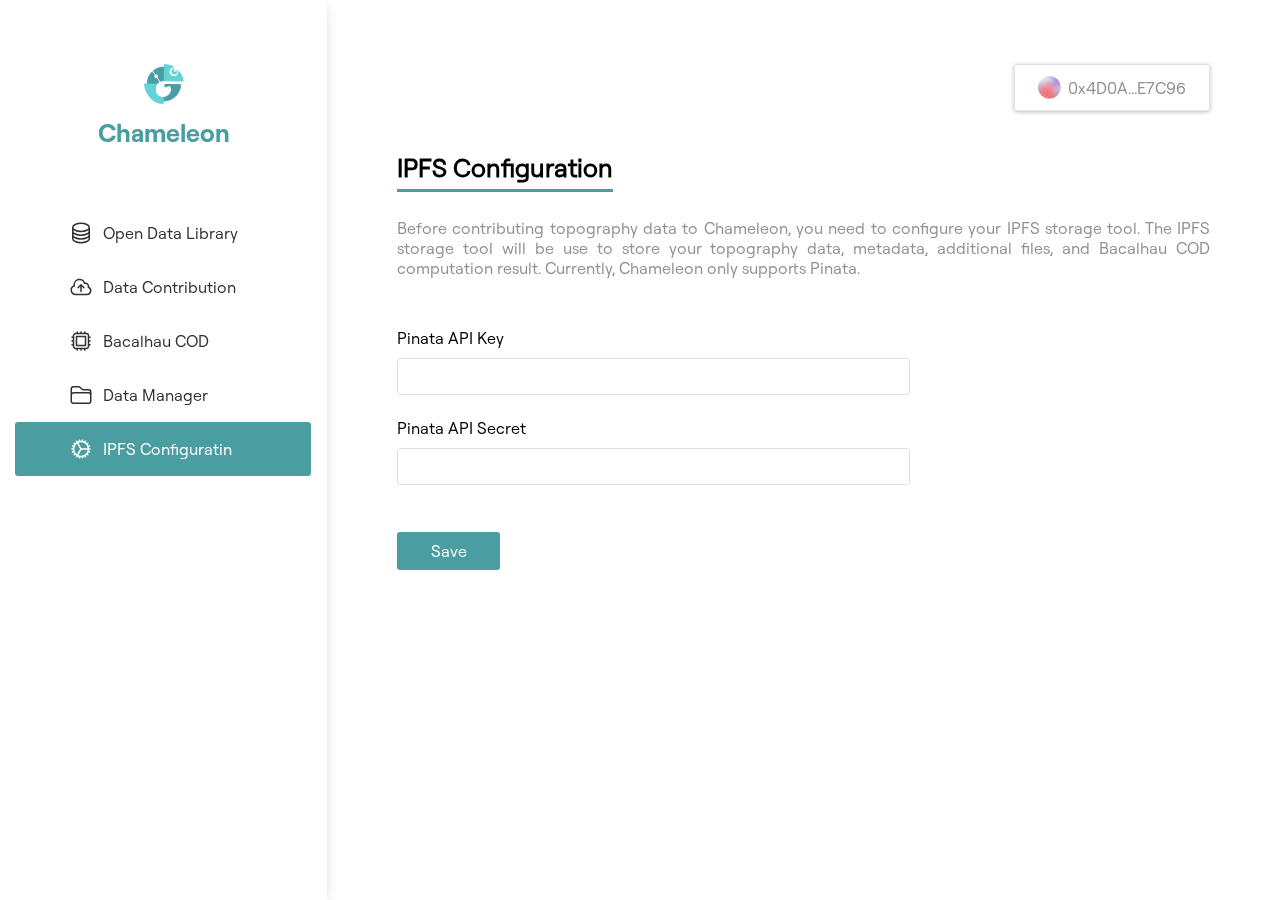
<file: ipfs-configuration.html>
<!DOCTYPE html>
<html lang="en">
<head>
    <meta charset="UTF-8">
    <meta http-equiv="X-UA-Compatible" content="IE=edge">
    <meta name="viewport" content="width=device-width, initial-scale=1.0">
    <title>IPFS Configuration</title>
    <link rel="stylesheet" href="/assets/css/style.css">
</head>
<body>
    <main>
        <div class="sidebar">
            <div class="logo">
                <img src="/assets/images/logo.png" alt="">
                <h1>Chameleon</h1>
            </div>
            <ul>
                <li><svg xmlns="http://www.w3.org/2000/svg" width="24" height="24" fill="none" viewBox="0 0 24 24">
                    <path stroke="#313131" stroke-linecap="round" stroke-linejoin="round" stroke-width="1.5" d="M20.25 6.375c0 2.278-3.694 4.125-8.25 4.125S3.75 8.653 3.75 6.375m16.5 0c0-2.278-3.694-4.125-8.25-4.125S3.75 4.097 3.75 6.375m16.5 0v11.25c0 2.278-3.694 4.125-8.25 4.125s-8.25-1.847-8.25-4.125V6.375m16.5 0v3.75m-16.5-3.75v3.75m16.5 0v3.75C20.25 16.153 16.556 18 12 18s-8.25-1.847-8.25-4.125v-3.75m16.5 0c0 2.278-3.694 4.125-8.25 4.125s-8.25-1.847-8.25-4.125"/>
                  </svg>
                  <a href="index.html">Open Data Library</a></li>
                <li>
                    <svg xmlns="http://www.w3.org/2000/svg" width="24" height="24" fill="none" viewBox="0 0 24 24">
                    <path stroke="#313131" stroke-linecap="round" stroke-linejoin="round" stroke-width="1.5" d="M12 16.5V9.75m0 0 3 3m-3-3-3 3M6.75 19.5a4.5 4.5 0 0 1-1.41-8.775 5.25 5.25 0 0 1 10.233-2.33 3 3 0 0 1 3.758 3.848A3.752 3.752 0 0 1 18 19.5H6.75Z"/>
                    </svg><a href="data-contribution.html">Data Contribution</a></li>
                <li><svg xmlns="http://www.w3.org/2000/svg" width="24" height="24" fill="none" viewBox="0 0 24 24">
                    <path stroke="#313131" stroke-linecap="round" stroke-linejoin="round" stroke-width="1.5" d="M8.25 3v1.5M4.5 8.25H3m18 0h-1.5M4.5 12H3m18 0h-1.5m-15 3.75H3m18 0h-1.5M8.25 19.5V21M12 3v1.5m0 15V21m3.75-18v1.5m0 15V21m-9-1.5h10.5a2.25 2.25 0 0 0 2.25-2.25V6.75a2.25 2.25 0 0 0-2.25-2.25H6.75A2.25 2.25 0 0 0 4.5 6.75v10.5a2.25 2.25 0 0 0 2.25 2.25Zm.75-12h9v9h-9v-9Z"/>
                  </svg>
                  <a href="data-individulal-page.html">Bacalhau COD</a></li>
                <li><svg xmlns="http://www.w3.org/2000/svg" width="24" height="24" fill="none" viewBox="0 0 24 24">
                    <path stroke="#313131" stroke-linecap="round" stroke-linejoin="round" stroke-width="1.5" d="M2.25 12.75V12A2.25 2.25 0 0 1 4.5 9.75h15A2.25 2.25 0 0 1 21.75 12v.75m-8.69-6.44-2.12-2.12a1.5 1.5 0 0 0-1.061-.44H4.5A2.25 2.25 0 0 0 2.25 6v12a2.25 2.25 0 0 0 2.25 2.25h15A2.25 2.25 0 0 0 21.75 18V9a2.25 2.25 0 0 0-2.25-2.25h-5.379a1.5 1.5 0 0 1-1.06-.44h-.001Z"/>
                  </svg>
                  <a href="data-manager.html">Data Manager</a></li>
                <li class="active"><svg xmlns="http://www.w3.org/2000/svg" width="24" height="24" fill="none" viewBox="0 0 24 24">
                    <path stroke="#000" stroke-linecap="round" stroke-linejoin="round" stroke-width="1.5" d="M4.5 12a7.5 7.5 0 0 0 15 0m-15 0a7.5 7.5 0 1 1 15 0m-15 0H3m16.5 0H21m-1.5 0H12m-8.457 3.077 1.41-.513m14.095-5.13 1.41-.513M5.106 17.785l1.15-.964m11.49-9.642 1.149-.964M7.501 19.795l.75-1.3m7.5-12.99.75-1.3m-6.063 16.658.26-1.477m2.605-14.772.26-1.477m0 17.726-.26-1.477M10.698 4.614l-.26-1.477M16.5 19.794l-.75-1.299M7.5 4.205 12 12m6.894 5.785-1.149-.964M6.256 7.178l-1.15-.964m15.352 8.864-1.41-.513M4.954 9.435l-1.41-.514M12.002 12l-3.75 6.495"/>
                  </svg>
                    <a href="ipfs-configuration.html">IPFS Configuratin</a></li>
            </ul>
        </div>
        <div class="container">
            <div class="hex">
                <img src="/assets/images/hex.png" alt=""> 0x4D0A...E7C96
             </div>
            <h1>IPFS Configuration</h1>
            <p class="grey">Before contributing topography data to Chameleon, you need to configure your IPFS storage tool. The IPFS storage tool will be use to store your topography data, metadata, additional files, and Bacalhau COD computation result. Currently, Chameleon only supports Pinata.</p>
            <form action="">
                <label for="key">Pinata API Key</label>
                <input type="text" name="" id="key">
        
                <label for="secret">Pinata API Secret</label>
                <input type="text" name="" id="secret">
               <button type="submit" class="submit">Save</button>
            </form>
        </div>
        
    </main>
   
</body>
</html>
</file>
<file: assets/css/style.css>
@font-face {
  font-family: "Roobert TRIAL";
  src: url(/assets/css/font/RoobertTRIAL-Regular.otf);
}
@font-face {
  font-family: "bold";
  src: url(/assets/css/font/RoobertTRIAL-Bold.otf);
}
* {
  font-family: "Roobert TRIAL";
  font-size: 16px;
  margin: 0;
  padding: 0;
  box-sizing: border-box;
  border: 0;
}

h1 {
  font-size: 25px;
}

h2 {
  font-size: 18px;
}

p {
  text-align: justify;
}

input {
  border: solid 1px #E1E1E1;
  border-radius: 3px;
  padding: 15px;
}

.hex {
  width: 196px;
  height: 47px;
  border: solid 1px #E1E1E1;
  border-radius: 3px;
  box-shadow: 0px 1px 4px 0px rgba(0, 0, 0, 0.25);
  position: absolute;
  top: 64px;
  right: 70px;
  display: flex;
  align-items: center;
  justify-content: center;
  color: #919191;
}
.hex img {
  width: 23px;
  height: 23px;
  margin-right: 7px;
}

.sidebar {
  width: 327px;
  height: 100%;
  position: fixed;
  padding: 64px 15px 0px 15px;
  text-align: center;
  box-shadow: -2px 4px 15px -3px rgba(0, 0, 0, 0.25);
}
.sidebar .logo img {
  width: 40px;
  height: 40px;
  margin-bottom: 9px;
}
.sidebar .logo h1 {
  color: #4A9EA1;
  font-family: "bold";
}
.sidebar ul {
  position: relative;
  top: 58px;
  list-style: none;
}
.sidebar ul li {
  width: 296px;
  height: 54px;
  color: #313131;
  display: flex;
  align-items: center;
  border-radius: 3px;
  padding-left: 54px;
}
.sidebar ul li a {
  text-decoration: none;
  color: #313131;
  padding: 17px auto;
  margin-left: 10px;
}
.sidebar ul :hover > svg *,
.sidebar ul :hover {
  background-color: #4A9EA1;
  stroke: white;
}
.sidebar ul :hover > svg * a,
.sidebar ul :hover a {
  color: white;
}
.sidebar ul .active > svg *, .sidebar ul .active {
  background-color: #4A9EA1;
  stroke: white;
}
.sidebar ul .active > svg * a, .sidebar ul .active a {
  color: white;
}

.container {
  margin-left: 327px;
  padding: 152px 70px 70px;
  width: auto;
  position: relative;
  overflow: auto;
  z-index: 1;
}
.container h1 {
  -webkit-text-decoration: underline 3px #4A9EA1;
          text-decoration: underline 3px #4A9EA1;
  text-underline-offset: 12px;
}

.filter {
  display: flex;
  justify-content: space-between;
  align-items: center;
  margin-top: 33px;
}
.filter .search {
  width: 391px;
  height: 41px;
  background-image: url(/assets/images/search.svg);
  background-repeat: no-repeat;
  background-position: 95% 50%;
}
.filter .order {
  width: 211px;
  height: 41px;
  background-color: white;
  border: 1px solid #E1E1E1;
  color: #919191;
  padding: 10px 15px;
}

.divBox {
  border: solid 1px #E1E1E1;
  margin-top: 15px;
  padding: 32px 24px;
  border-radius: 3px;
}
.divBox p {
  margin-top: 24px;
  color: #919191;
  text-align: justify;
}
.divBox a {
  text-decoration: none;
  display: inline-block;
  width: 78px;
  height: 25px;
  background-color: #4A9EA1;
  color: white;
  text-align: center;
  line-height: 25px;
  border-radius: 5px;
  font-size: 14;
  margin-top: 29px;
}
.divBox .editBox {
  display: flex;
  justify-content: space-between;
}

.checkboxCont {
  display: flex;
}
.checkboxCont label {
  color: #919191;
}
.checkboxCont .checkbox {
  margin-top: 17px;
  display: block;
  list-style: none;
}
.checkboxCont .checkbox li {
  margin-top: 10px;
  margin-right: 48px;
}
.checkboxCont .checkbox input[type=checkbox] {
  width: 19px;
  height: 19px;
}
.checkboxCont .checkbox input, .checkboxCont .checkbox label {
  display: inline-block;
  margin-top: 0px;
}

form {
  margin-top: 50px;
}
form .box {
  border: solid 1px #E1E1E1;
  border-radius: 3px;
  width: 37px;
  height: 37px;
  display: flex;
  justify-content: center;
  align-items: center;
  margin-top: 10px;
  margin-left: 5px;
}
form input, form label {
  display: block;
}
form label {
  margin-top: 23px;
}
form input {
  width: 513px;
  height: 37px;
  margin-top: 10px;
  margin-right: 4px;
}
form input.date {
  width: 186px;
  color: #919191;
}
form input.pub {
  width: 405px;
}
form .large {
  height: 154px;
}
form .inline {
  display: flex;
  flex-flow: row wrap;
  align-items: center;
  vertical-align: middle;
}
form .inline .cid {
  width: 317px;
}
form .inline .filename {
  width: 194px;
}
form .inline span {
  margin: 0 8px;
}
form .inline .short {
  width: 128px;
  height: 37px;
}
form .inline .medium {
  width: 170px;
}
form .inline .long {
  width: 207px;
}
form .inline .box {
  border: solid 1px #E1E1E1;
  border-radius: 3px;
  width: 37px;
  height: 37px;
  display: flex;
  justify-content: center;
  align-items: center;
  margin-top: 10px;
  margin-left: 5px;
}
form .dropdown {
  width: 511px;
  height: 37px;
  margin-top: 10px;
  margin-right: 4px;
  padding: 2px;
  border-radius: 3px;
  background-color: white;
  border: 1px solid #E1E1E1;
  color: #919191;
}
form .longButt {
  width: 159px;
}
form h2 {
  margin-top: 25px;
  text-decoration: underline;
}
form .provider label {
  color: #919191;
}
form .formGrid {
  display: flex;
}
form .formGrid label {
  color: #919191;
}
form .formGrid .half {
  width: 337px;
}
form .formGrid .left {
  margin-right: 14px;
}
form textarea {
  width: 510px;
  height: 166px;
  box-sizing: border-box;
  border: solid 1px #E1E1E1;
  border-radius: 3px;
  font-size: 16px;
  resize: none;
}

.calendar svg {
  stroke: #919191;
}

.grey {
  color: #919191;
  margin-top: 35px;
  margin-bottom: 45px;
}

.submit {
  width: 103px;
  height: 38px;
  background-color: #4A9EA1;
  color: white;
  border-radius: 3px;
  margin-top: 47px;
}

.individual .top p {
  margin-top: 11px;
  color: #919191;
}
.individual .top h1 {
  text-decoration: none;
}
.individual h2 {
  text-decoration: underline;
  font-weight: 100;
  font-size: 16px;
  margin: 11px 0;
}
.individual .data {
  margin-top: 28px;
  margin-right: 209px;
}
.individual .data p {
  color: #919191;
  margin-top: 4px;
  margin-bottom: 22px;
  text-align: justify;
}
.individual .data p span {
  color: #000;
}
.individual .data .list {
  margin-top: 11px;
  color: #919191;
  padding-left: 15px;
}
.individual .data .list h2 {
  color: #000;
}
.individual .data .list ul {
  margin: 11px 0 11px 0;
}
.individual .data .list ul li {
  margin-left: 25px;
}
.individual .details {
  margin-top: 30px;
}
.individual .details p {
  margin-top: 11px;
}
.individual .details p span {
  color: #919191;
}
.individual .details ul {
  list-style: none;
}
.individual .details ul li {
  padding: 11px 0 0 11px;
  color: #919191;
}
.individual .attribute {
  margin-top: 15px;
  padding: 15px 0;
}
.individual .minMaxAttr {
  margin-bottom: 32px;
}
.individual .minMaxAttr p {
  margin-top: 10px;
  color: #919191;
}
.individual .down {
  margin: 16px 0;
}
.individual .fileBox {
  border: solid 1px #E1E1E1;
  border-radius: 3px;
  display: flex;
  padding: 20px 50px;
  align-items: center;
  background-image: url(/assets/images/file.svg);
  background-repeat: no-repeat;
  color: #919191;
}
.individual .fileBox.short {
  width: 287px;
  height: 59px;
  background-position: 5% 50%;
}
.individual .fileBox.long {
  width: 586px;
  height: 59px;
  background-position: 3% 50%;
}
.individual .additional {
  color: #919191;
  line-height: 2em;
}
.individual .copy {
  margin-top: 16px;
}/*# sourceMappingURL=style.css.map */
</file>
